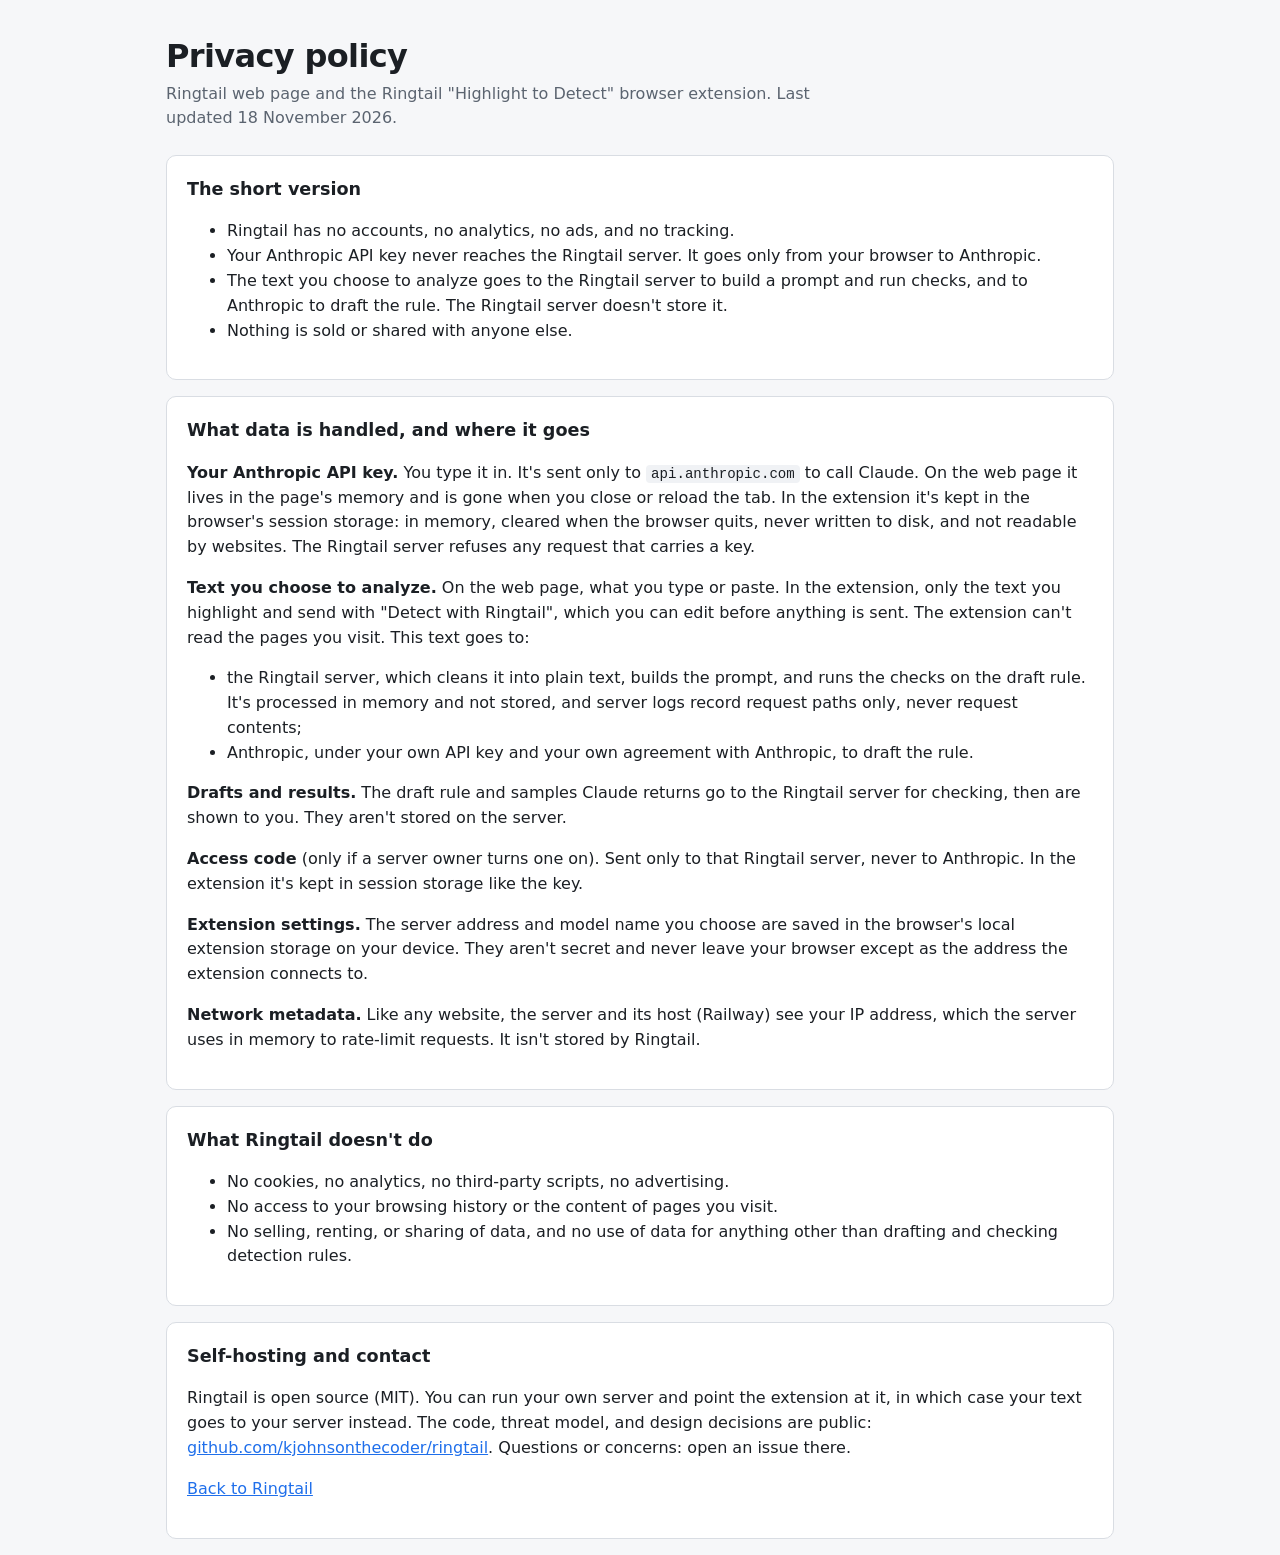
<file: web/privacy.html>
<!doctype html>
<html lang="en">
<head>
  <meta charset="utf-8">
  <meta name="viewport" content="width=device-width, initial-scale=1">
  <meta name="referrer" content="no-referrer">
  <title>Ringtail privacy policy</title>
  <link rel="stylesheet" href="style.css">
</head>
<body>
  <header class="site">
    <div class="wrap">
      <h1>Privacy policy</h1>
      <p class="sub">Ringtail web page and the Ringtail "Highlight to Detect" browser extension.
        Last updated 18 November 2026.</p>
    </div>
  </header>

  <main class="wrap">
    <section class="panel">
      <h2>The short version</h2>
      <ul>
        <li>Ringtail has no accounts, no analytics, no ads, and no tracking.</li>
        <li>Your Anthropic API key never reaches the Ringtail server. It goes only from your browser to
          Anthropic.</li>
        <li>The text you choose to analyze goes to the Ringtail server to build a prompt and run checks, and
          to Anthropic to draft the rule. The Ringtail server doesn't store it.</li>
        <li>Nothing is sold or shared with anyone else.</li>
      </ul>
    </section>

    <section class="panel">
      <h2>What data is handled, and where it goes</h2>
      <p><strong>Your Anthropic API key.</strong> You type it in. It's sent only to
        <code>api.anthropic.com</code> to call Claude. On the web page it lives in the page's memory and is
        gone when you close or reload the tab. In the extension it's kept in the browser's session storage:
        in memory, cleared when the browser quits, never written to disk, and not readable by websites. The
        Ringtail server refuses any request that carries a key.</p>
      <p><strong>Text you choose to analyze.</strong> On the web page, what you type or paste. In the
        extension, only the text you highlight and send with "Detect with Ringtail", which you can edit before
        anything is sent. The extension can't read the pages you visit. This text goes to:</p>
      <ul>
        <li>the Ringtail server, which cleans it into plain text, builds the prompt, and runs the checks on
          the draft rule. It's processed in memory and not stored, and server logs record request paths
          only, never request contents;</li>
        <li>Anthropic, under your own API key and your own agreement with Anthropic, to draft the rule.</li>
      </ul>
      <p><strong>Drafts and results.</strong> The draft rule and samples Claude returns go to the Ringtail
        server for checking, then are shown to you. They aren't stored on the server.</p>
      <p><strong>Access code</strong> (only if a server owner turns one on). Sent only to that Ringtail
        server, never to Anthropic. In the extension it's kept in session storage like the key.</p>
      <p><strong>Extension settings.</strong> The server address and model name you choose are saved in the
        browser's local extension storage on your device. They aren't secret and never leave your browser
        except as the address the extension connects to.</p>
      <p><strong>Network metadata.</strong> Like any website, the server and its host (Railway) see your IP
        address, which the server uses in memory to rate-limit requests. It isn't stored by Ringtail.</p>
    </section>

    <section class="panel">
      <h2>What Ringtail doesn't do</h2>
      <ul>
        <li>No cookies, no analytics, no third-party scripts, no advertising.</li>
        <li>No access to your browsing history or the content of pages you visit.</li>
        <li>No selling, renting, or sharing of data, and no use of data for anything other than drafting
          and checking detection rules.</li>
      </ul>
    </section>

    <section class="panel">
      <h2>Self-hosting and contact</h2>
      <p>Ringtail is open source (MIT). You can run your own server and point the extension at it, in which
        case your text goes to your server instead. The code, threat model, and design decisions are public:
        <a href="https://github.com/kjohnsonthecoder/ringtail" rel="noopener noreferrer" target="_blank">github.com/kjohnsonthecoder/ringtail</a>.
        Questions or concerns: open an issue there.</p>
      <p><a href="./">Back to Ringtail</a></p>
    </section>
  </main>
</body>
</html>
</file>
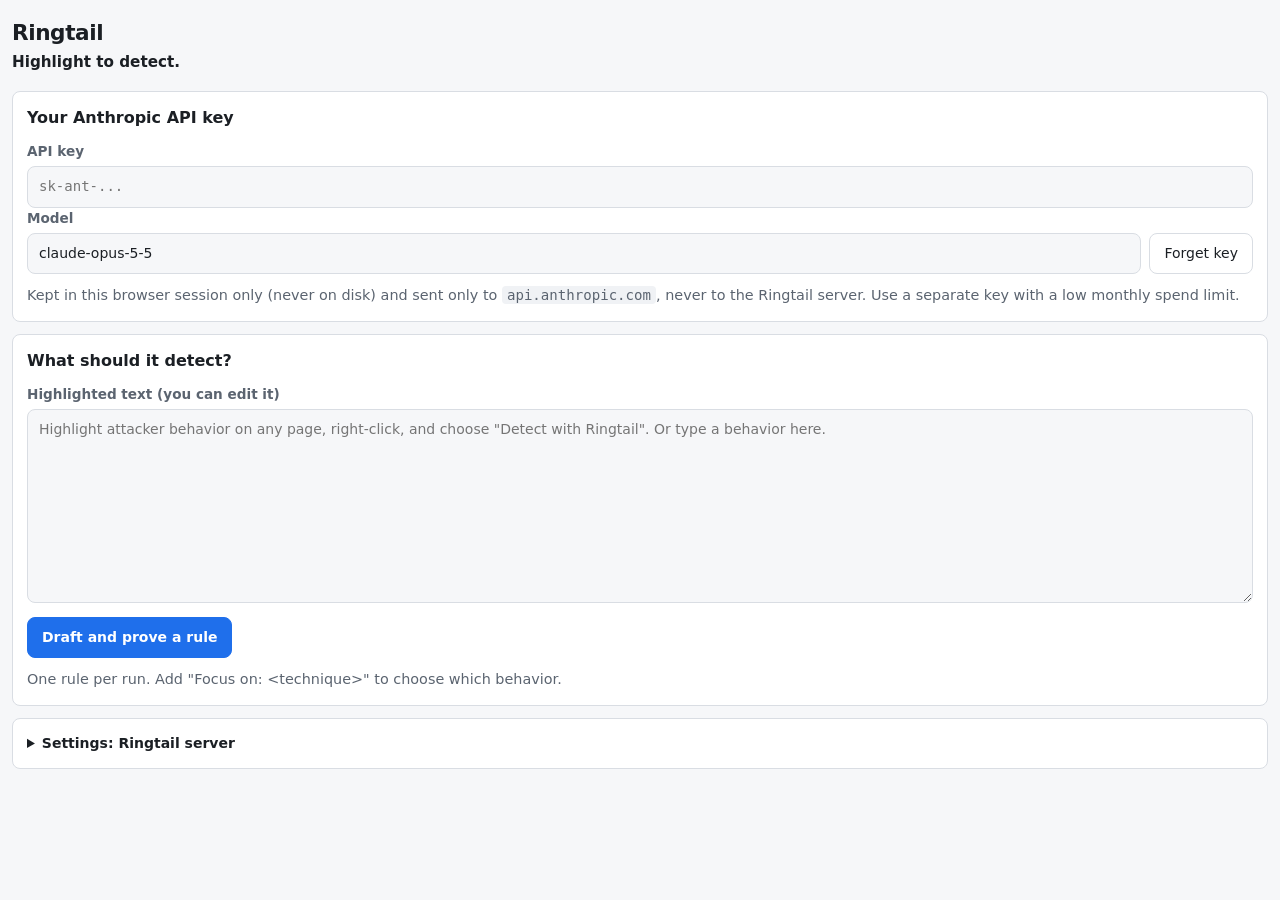
<file: extension/sidepanel/sidepanel.html>
<!doctype html>
<html lang="en">
<head>
  <meta charset="utf-8">
  <meta name="viewport" content="width=device-width, initial-scale=1">
  <title>Ringtail</title>
  <link rel="stylesheet" href="../lib/style.css">
  <link rel="stylesheet" href="sidepanel.css">
  <script type="module" src="sidepanel.js"></script>
</head>
<body>
  <header class="site">
    <h1>Ringtail</h1>
    <p class="tagline">Highlight to detect.</p>
  </header>

  <main>
    <section class="panel" aria-labelledby="key-h">
      <h2 id="key-h">Your Anthropic API key</h2>
      <label class="field">
        <span class="label">API key</span>
        <input id="key" type="password" autocomplete="off" spellcheck="false" placeholder="sk-ant-..." aria-describedby="key-note key-problem">
      </label>
      <div class="row">
        <label class="field grow">
          <span class="label">Model</span>
          <input id="model" type="text" autocomplete="off" spellcheck="false" value="claude-opus-5-5">
        </label>
        <button id="forget" type="button" class="secondary">Forget key</button>
      </div>
      <div id="access-row" class="access" hidden>
        <label class="field">
          <span class="label">Access code for this Ringtail server</span>
          <input id="access" type="password" autocomplete="off" spellcheck="false">
        </label>
      </div>
      <p id="key-problem" class="problem" role="alert" hidden></p>
      <p id="key-note" class="note">Kept in this browser session only (never on disk) and sent only to
        <code>api.anthropic.com</code>, never to the Ringtail server. Use a separate key with a low
        monthly spend limit.</p>
    </section>

    <section class="panel" aria-labelledby="input-h">
      <h2 id="input-h">What should it detect?</h2>
      <label class="field">
        <span class="label">Highlighted text (you can edit it)</span>
        <textarea id="input" rows="8" spellcheck="true" placeholder="Highlight attacker behavior on any page, right-click, and choose &quot;Detect with Ringtail&quot;. Or type a behavior here."></textarea>
      </label>
      <p id="selection-note" class="note" hidden>New selection received. Nothing has been sent yet.</p>
      <div class="row actions">
        <button id="run" type="button" class="primary">Draft and prove a rule</button>
        <button id="stop" type="button" class="secondary" hidden>Stop</button>
      </div>
      <p class="note">One rule per run. Add "Focus on: &lt;technique&gt;" to choose which behavior.</p>
    </section>

    <section id="progress-panel" class="panel" aria-labelledby="progress-h" hidden>
      <h2 id="progress-h">Progress</h2>
      <ol id="log" class="log" aria-live="polite"></ol>
      <p id="usage" class="note"></p>
    </section>

    <section id="result-panel" class="panel" aria-labelledby="result-h" hidden>
      <div class="result-head">
        <h2 id="result-h">Proven rule</h2>
        <span class="badge pass">PASS</span>
      </div>
      <p id="summary" class="summary"></p>
      <div class="tabs" role="tablist" aria-label="Rule outputs">
        <button type="button" role="tab" id="tab-rule" aria-controls="pane-rule" aria-selected="true">Rule</button>
        <button type="button" role="tab" id="tab-siem" aria-controls="pane-siem" aria-selected="false" tabindex="-1">SIEM</button>
        <button type="button" role="tab" id="tab-card" aria-controls="pane-card" aria-selected="false" tabindex="-1">Card</button>
        <button type="button" role="tab" id="tab-tp" aria-controls="pane-tp" aria-selected="false" tabindex="-1">Fires</button>
        <button type="button" role="tab" id="tab-fp" aria-controls="pane-fp" aria-selected="false" tabindex="-1">Quiet</button>
      </div>
      <div id="pane-rule" role="tabpanel" aria-labelledby="tab-rule" class="pane"><pre id="out-rule"></pre></div>
      <div id="pane-siem" role="tabpanel" aria-labelledby="tab-siem" class="pane" hidden><div id="out-siem"></div></div>
      <div id="pane-card" role="tabpanel" aria-labelledby="tab-card" class="pane" hidden><pre id="out-card"></pre></div>
      <div id="pane-tp" role="tabpanel" aria-labelledby="tab-tp" class="pane" hidden><pre id="out-tp"></pre></div>
      <div id="pane-fp" role="tabpanel" aria-labelledby="tab-fp" class="pane" hidden><pre id="out-fp"></pre></div>
      <div class="row downloads">
        <span class="label">Download:</span>
        <button type="button" class="secondary small" data-download="rule">rule</button>
        <button type="button" class="secondary small" data-download="tp">true_positive</button>
        <button type="button" class="secondary small" data-download="fp">false_positive</button>
        <button type="button" class="secondary small" data-download="notes">card notes</button>
        <button type="button" class="secondary small" data-download="card">card</button>
      </div>
      <p class="note">An AI draft that passed Ringtail's checks, not a reviewed rule. Read it before using it.</p>
    </section>

    <details class="panel settings">
      <summary>Settings: Ringtail server</summary>
      <label class="field">
        <span class="label">Server URL</span>
        <input id="backend" type="url" autocomplete="off" spellcheck="false">
      </label>
      <div class="row actions">
        <button id="save-backend" type="button" class="secondary">Save</button>
        <button id="reset-backend" type="button" class="secondary">Use default</button>
      </div>
      <p id="backend-status" class="note" role="status"></p>
      <p class="note">The server builds prompts and runs the checks; it never receives your key.
        A self-hosted server asks for permission to reach that one address.</p>
      <p class="note"><a href="https://web-production-34d65045.up.railway.app/privacy.html" target="_blank" rel="noopener noreferrer">Privacy policy</a> ·
        <a href="https://github.com/kjohnsonthecoder/ringtail" target="_blank" rel="noopener noreferrer">Source code</a></p>
    </details>
  </main>
</body>
</html>
</file>
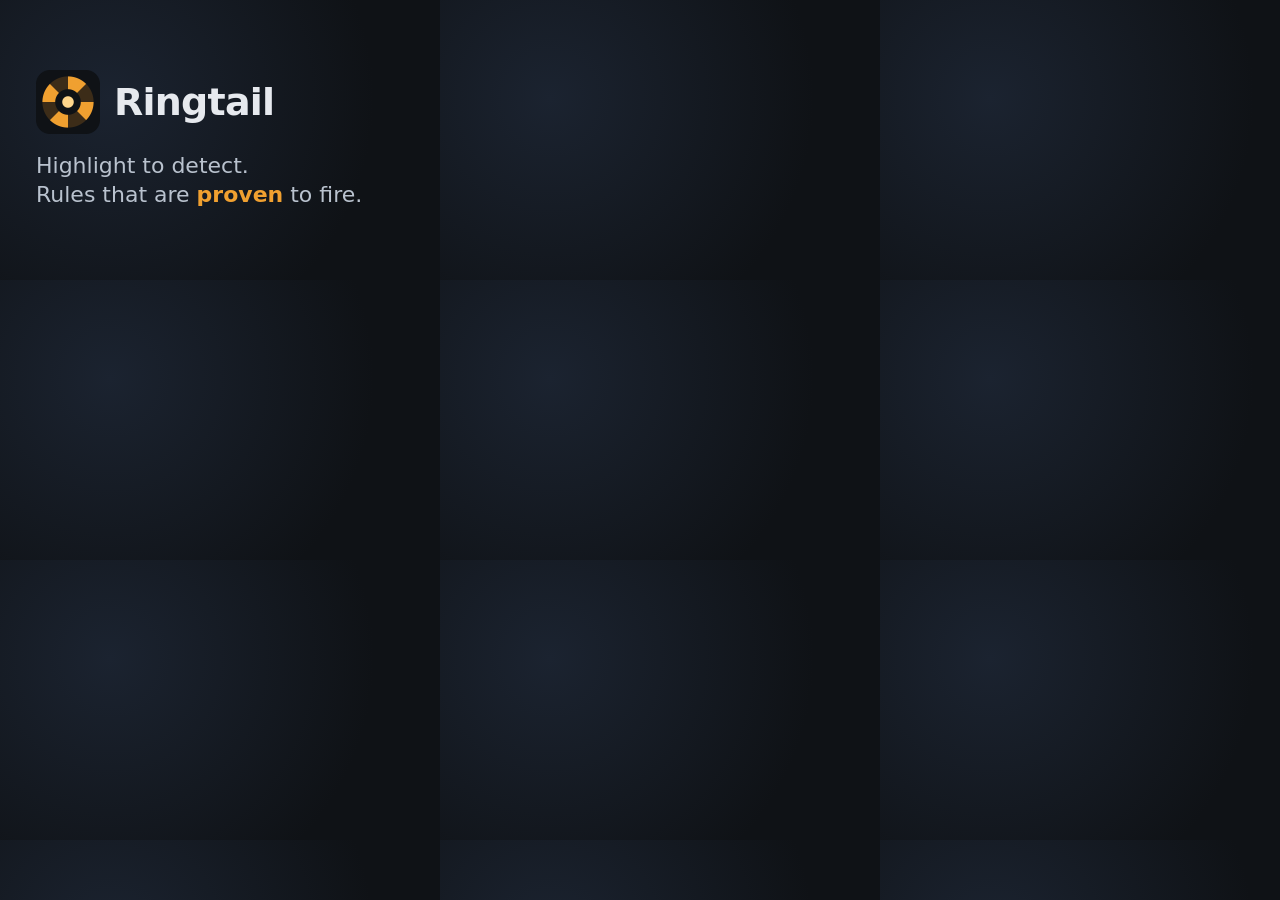
<file: docs/store/src/promo-small.html>
<!doctype html>
<html lang="en">
<head>
<meta charset="utf-8">
<style>
  html, body { margin: 0; width: 440px; height: 280px; overflow: hidden; }
  body {
    background: radial-gradient(circle at 25% 35%, #1b2330 0%, #0f1216 70%);
    color: #e6e9ee; font-family: "Segoe UI", system-ui, sans-serif;
    display: flex; flex-direction: column; justify-content: center; padding: 0 36px; box-sizing: border-box;
  }
  .brand { display: flex; align-items: center; gap: 14px; }
  .brand img { width: 64px; height: 64px; }
  .brand span { font-size: 38px; font-weight: 700; letter-spacing: -0.02em; }
  p { margin: 18px 0 0; font-size: 22px; line-height: 1.3; color: #b9c2ce; }
  p em { font-style: normal; color: #f0a030; font-weight: 600; }
</style>
</head>
<body>
  <div class="brand"><img src="../../../extension/icons/icon-128.png" alt=""><span>Ringtail</span></div>
  <p>Highlight to detect.<br>Rules that are <em>proven</em> to fire.</p>
</body>
</html>
</file>
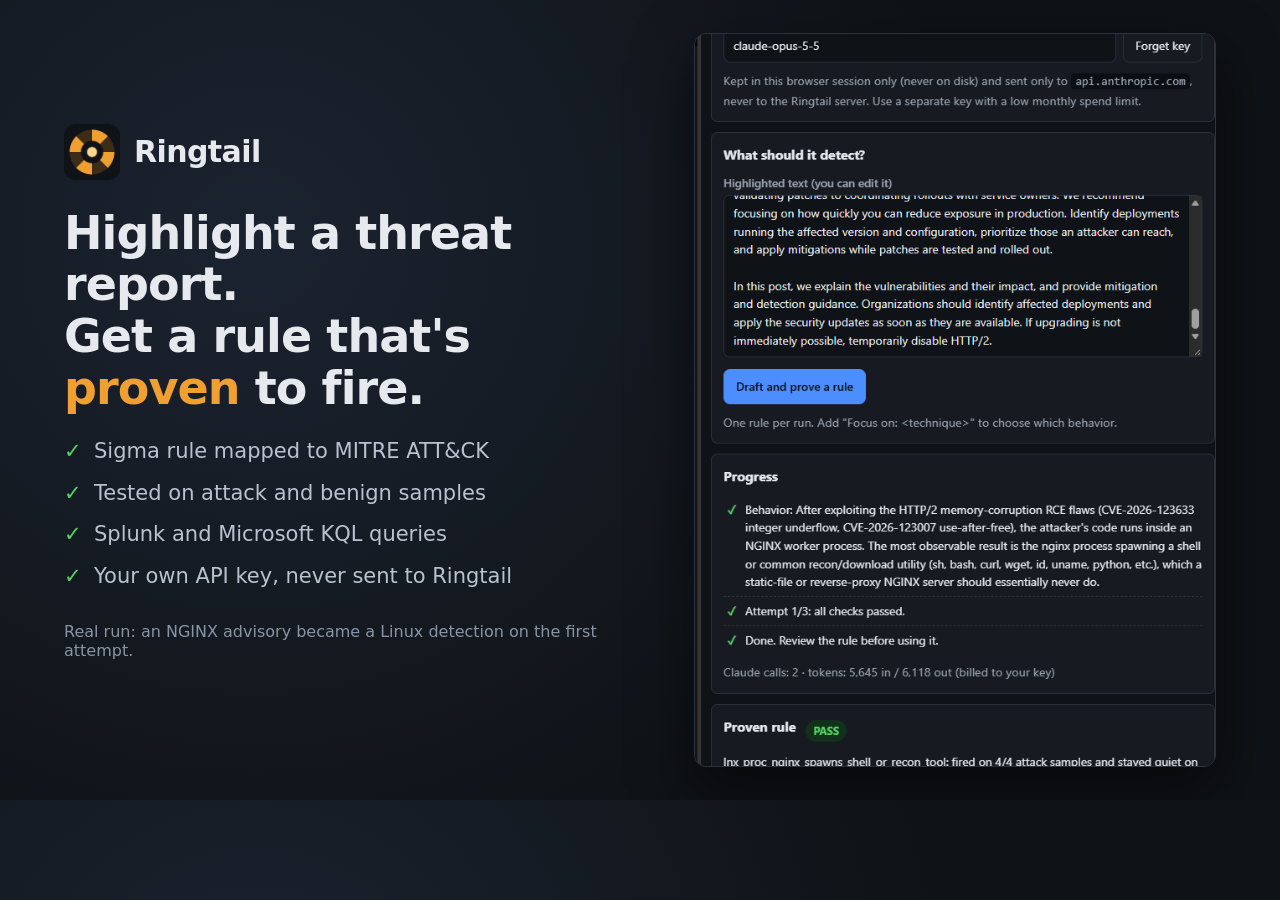
<file: docs/store/src/screenshot-1.html>
<!doctype html>
<html lang="en">
<head>
<meta charset="utf-8">
<style>
  html, body { margin: 0; width: 1280px; height: 800px; overflow: hidden; }
  body {
    background: radial-gradient(circle at 20% 30%, #1b2330 0%, #0f1216 60%);
    color: #e6e9ee; font-family: "Segoe UI", system-ui, sans-serif;
    display: flex; align-items: center; gap: 56px; padding: 0 64px; box-sizing: border-box;
  }
  .copy { flex: 1; }
  .brand { display: flex; align-items: center; gap: 14px; margin-bottom: 28px; }
  .brand img { width: 56px; height: 56px; }
  .brand span { font-size: 30px; font-weight: 700; letter-spacing: -0.02em; }
  h1 { font-size: 46px; line-height: 1.12; margin: 0 0 22px; letter-spacing: -0.02em; }
  h1 em { font-style: normal; color: #f0a030; }
  ul { list-style: none; padding: 0; margin: 0; font-size: 21px; line-height: 1.5; color: #b9c2ce; }
  li { margin: 10px 0; padding-left: 30px; position: relative; }
  li::before { content: "\2713"; position: absolute; left: 0; color: #56d364; font-weight: 700; }
  .shot { width: 520px; height: 732px; border-radius: 12px; overflow: hidden; border: 1px solid #2c333c;
          box-shadow: 0 24px 60px rgba(0,0,0,.55); flex: none; }
  .shot img { width: 520px; display: block; }
  .foot { margin-top: 30px; font-size: 16px; color: #8a94a3; }
</style>
</head>
<body>
  <div class="copy">
    <div class="brand"><img src="../../../extension/icons/icon-128.png" alt=""><span>Ringtail</span></div>
    <h1>Highlight a threat report.<br>Get a rule that's <em>proven</em> to fire.</h1>
    <ul>
      <li>Sigma rule mapped to MITRE ATT&amp;CK</li>
      <li>Tested on attack and benign samples</li>
      <li>Splunk and Microsoft KQL queries</li>
      <li>Your own API key, never sent to Ringtail</li>
    </ul>
    <p class="foot">Real run: an NGINX advisory became a Linux detection on the first attempt.</p>
  </div>
  <div class="shot"><img src="../../images/extension-run-nginx.png" alt="Ringtail side panel after a run"></div>
</body>
</html>
</file>
<file: web/style.css>
:root {
  --bg: #f6f7f9;
  --panel: #ffffff;
  --text: #1b1f24;
  --muted: #5b6470;
  --border: #d9dde3;
  --accent: #1f6feb;
  --accent-text: #ffffff;
  --code-bg: #f0f2f5;
  --pass: #1a7f37;
  --pass-bg: #dafbe1;
  --fail: #b42318;
  --fail-bg: #fee4e2;
  --warn: #9a6700;
  --focus: #1f6feb;
  color-scheme: light;
}

@media (prefers-color-scheme: dark) {
  :root {
    --bg: #0f1216;
    --panel: #171b21;
    --text: #e6e9ee;
    --muted: #9aa4b1;
    --border: #2c333c;
    --accent: #4c8dff;
    --accent-text: #0b0d10;
    --code-bg: #0b0e12;
    --pass: #56d364;
    --pass-bg: #12301a;
    --fail: #ff7b72;
    --fail-bg: #3a1513;
    --warn: #e3b341;
    --focus: #79a9ff;
    color-scheme: dark;
  }
}

* { box-sizing: border-box; }

html { -webkit-text-size-adjust: 100%; }

body {
  margin: 0;
  background: var(--bg);
  color: var(--text);
  font: 16px/1.55 system-ui, -apple-system, "Segoe UI", Roboto, sans-serif;
}

.wrap { max-width: 980px; margin: 0 auto; padding: 0 16px; }

header.site { padding: 32px 0 8px; }
header.site h1 { margin: 0; font-size: 2rem; letter-spacing: -0.02em; }
.tagline { margin: 4px 0 8px; font-size: 1.15rem; font-weight: 600; }
.sub { margin: 0; color: var(--muted); max-width: 70ch; }

footer.site { color: var(--muted); font-size: 0.9rem; padding-top: 8px; padding-bottom: 40px; }

a { color: var(--accent); }

.panel {
  background: var(--panel);
  border: 1px solid var(--border);
  border-radius: 10px;
  padding: 20px;
  margin: 16px 0;
}
.panel h2 { margin: 0 0 12px; font-size: 1.1rem; }

.row { display: flex; flex-wrap: wrap; gap: 10px; align-items: flex-end; }
.grow { flex: 1 1 280px; }

.field { display: flex; flex-direction: column; gap: 4px; min-width: 0; }
.label { font-size: 0.85rem; color: var(--muted); font-weight: 600; }

input, textarea {
  font: inherit;
  color: var(--text);
  background: var(--bg);
  border: 1px solid var(--border);
  border-radius: 8px;
  padding: 9px 11px;
  width: 100%;
}
textarea { resize: vertical; min-height: 8rem; }
#model { width: 14rem; max-width: 100%; }
#key { font-family: ui-monospace, SFMono-Regular, Consolas, monospace; }

button {
  font: inherit;
  border-radius: 8px;
  padding: 9px 14px;
  cursor: pointer;
  border: 1px solid var(--border);
  background: var(--panel);
  color: var(--text);
}
button.primary { background: var(--accent); border-color: var(--accent); color: var(--accent-text); font-weight: 600; }
button:disabled { opacity: 0.55; cursor: not-allowed; }
button.chip { padding: 4px 10px; border-radius: 999px; font-size: 0.9rem; }

:focus-visible { outline: 2px solid var(--focus); outline-offset: 2px; }

.examples { margin-top: 10px; align-items: center; }
.access { margin-top: 12px; }

.coverage-scroll { overflow-x: auto; margin-top: 12px; border-radius: 10px; }
.coverage-scroll img { display: block; max-width: none; height: auto; }

.query { margin-bottom: 16px; }
.query-head { display: flex; align-items: center; justify-content: space-between; gap: 10px; }
.query .note { margin: 4px 0 8px; }
.query pre { white-space: pre-wrap; word-break: break-word; }
button.small { padding: 4px 10px; font-size: 0.85rem; }

.hint { margin-top: 10px; font-size: 0.9rem; color: var(--muted); }
.hint summary { cursor: pointer; color: var(--accent); font-weight: 600; width: fit-content; }
.hint ul { margin: 8px 0 0; padding-left: 20px; }
.hint li { margin: 4px 0; }
.hint p { margin: 8px 0 0; }
.hint strong { color: var(--text); }
.actions { margin-top: 14px; align-items: center; }
.downloads { margin-top: 12px; align-items: center; }

.note { color: var(--muted); font-size: 0.9rem; margin: 10px 0 0; }
.problem { color: var(--fail); font-weight: 600; margin: 10px 0 0; }

code, pre { font-family: ui-monospace, SFMono-Regular, Consolas, monospace; font-size: 0.88rem; }
code { background: var(--code-bg); padding: 1px 5px; border-radius: 4px; }
pre {
  background: var(--code-bg);
  border: 1px solid var(--border);
  border-radius: 8px;
  padding: 14px;
  margin: 0;
  overflow-x: auto;
  white-space: pre;
  max-height: 32rem;
}

.log { list-style: none; margin: 0; padding: 0; }
.log li { padding: 6px 0 6px 26px; position: relative; border-bottom: 1px dashed var(--border); }
.log li:last-child { border-bottom: 0; }
.log li::before { position: absolute; left: 0; top: 6px; width: 20px; text-align: center; }
.log li.step::before { content: "\2192"; color: var(--muted); }
.log li.ok::before { content: "\2713"; color: var(--pass); font-weight: 700; }
.log li.bad::before { content: "\2717"; color: var(--fail); font-weight: 700; }
.log li.busy::before { content: "\25CC"; color: var(--accent); }
.log ul { margin: 6px 0 0; padding-left: 18px; color: var(--muted); font-size: 0.9rem; }
.log ul li { padding: 2px 0; border: 0; }
.log ul li::before { content: none; }

.result-head { display: flex; align-items: center; gap: 12px; margin-bottom: 4px; }
.result-head h2 { margin: 0; }
.badge { font-weight: 700; font-size: 0.8rem; padding: 3px 9px; border-radius: 999px; }
.badge.pass { color: var(--pass); background: var(--pass-bg); }
.summary { margin: 8px 0 14px; }

.tabs { display: flex; flex-wrap: wrap; gap: 4px; border-bottom: 1px solid var(--border); margin-bottom: 12px; }
.tabs button { border: 0; border-bottom: 2px solid transparent; border-radius: 0; background: none; padding: 8px 12px; color: var(--muted); }
.tabs button[aria-selected="true"] { color: var(--text); border-bottom-color: var(--accent); font-weight: 600; }

@media (max-width: 560px) {
  header.site h1 { font-size: 1.6rem; }
  .panel { padding: 16px; }
  #model { width: 100%; }
  .row > .field, .row > button.primary { flex: 1 1 100%; }
}
</file>
<file: extension/lib/style.css>
:root {
  --bg: #f6f7f9;
  --panel: #ffffff;
  --text: #1b1f24;
  --muted: #5b6470;
  --border: #d9dde3;
  --accent: #1f6feb;
  --accent-text: #ffffff;
  --code-bg: #f0f2f5;
  --pass: #1a7f37;
  --pass-bg: #dafbe1;
  --fail: #b42318;
  --fail-bg: #fee4e2;
  --warn: #9a6700;
  --focus: #1f6feb;
  color-scheme: light;
}

@media (prefers-color-scheme: dark) {
  :root {
    --bg: #0f1216;
    --panel: #171b21;
    --text: #e6e9ee;
    --muted: #9aa4b1;
    --border: #2c333c;
    --accent: #4c8dff;
    --accent-text: #0b0d10;
    --code-bg: #0b0e12;
    --pass: #56d364;
    --pass-bg: #12301a;
    --fail: #ff7b72;
    --fail-bg: #3a1513;
    --warn: #e3b341;
    --focus: #79a9ff;
    color-scheme: dark;
  }
}

* { box-sizing: border-box; }

html { -webkit-text-size-adjust: 100%; }

body {
  margin: 0;
  background: var(--bg);
  color: var(--text);
  font: 16px/1.55 system-ui, -apple-system, "Segoe UI", Roboto, sans-serif;
}

.wrap { max-width: 980px; margin: 0 auto; padding: 0 16px; }

header.site { padding: 32px 0 8px; }
header.site h1 { margin: 0; font-size: 2rem; letter-spacing: -0.02em; }
.tagline { margin: 4px 0 8px; font-size: 1.15rem; font-weight: 600; }
.sub { margin: 0; color: var(--muted); max-width: 70ch; }

footer.site { color: var(--muted); font-size: 0.9rem; padding-top: 8px; padding-bottom: 40px; }

a { color: var(--accent); }

.panel {
  background: var(--panel);
  border: 1px solid var(--border);
  border-radius: 10px;
  padding: 20px;
  margin: 16px 0;
}
.panel h2 { margin: 0 0 12px; font-size: 1.1rem; }

.row { display: flex; flex-wrap: wrap; gap: 10px; align-items: flex-end; }
.grow { flex: 1 1 280px; }

.field { display: flex; flex-direction: column; gap: 4px; min-width: 0; }
.label { font-size: 0.85rem; color: var(--muted); font-weight: 600; }

input, textarea {
  font: inherit;
  color: var(--text);
  background: var(--bg);
  border: 1px solid var(--border);
  border-radius: 8px;
  padding: 9px 11px;
  width: 100%;
}
textarea { resize: vertical; min-height: 8rem; }
#model { width: 14rem; max-width: 100%; }
#key { font-family: ui-monospace, SFMono-Regular, Consolas, monospace; }

button {
  font: inherit;
  border-radius: 8px;
  padding: 9px 14px;
  cursor: pointer;
  border: 1px solid var(--border);
  background: var(--panel);
  color: var(--text);
}
button.primary { background: var(--accent); border-color: var(--accent); color: var(--accent-text); font-weight: 600; }
button:disabled { opacity: 0.55; cursor: not-allowed; }
button.chip { padding: 4px 10px; border-radius: 999px; font-size: 0.9rem; }

:focus-visible { outline: 2px solid var(--focus); outline-offset: 2px; }

.examples { margin-top: 10px; align-items: center; }
.access { margin-top: 12px; }

.coverage-scroll { overflow-x: auto; margin-top: 12px; border-radius: 10px; }
.coverage-scroll img { display: block; max-width: none; height: auto; }

.query { margin-bottom: 16px; }
.query-head { display: flex; align-items: center; justify-content: space-between; gap: 10px; }
.query .note { margin: 4px 0 8px; }
.query pre { white-space: pre-wrap; word-break: break-word; }
button.small { padding: 4px 10px; font-size: 0.85rem; }

.hint { margin-top: 10px; font-size: 0.9rem; color: var(--muted); }
.hint summary { cursor: pointer; color: var(--accent); font-weight: 600; width: fit-content; }
.hint ul { margin: 8px 0 0; padding-left: 20px; }
.hint li { margin: 4px 0; }
.hint p { margin: 8px 0 0; }
.hint strong { color: var(--text); }
.actions { margin-top: 14px; align-items: center; }
.downloads { margin-top: 12px; align-items: center; }

.note { color: var(--muted); font-size: 0.9rem; margin: 10px 0 0; }
.problem { color: var(--fail); font-weight: 600; margin: 10px 0 0; }

code, pre { font-family: ui-monospace, SFMono-Regular, Consolas, monospace; font-size: 0.88rem; }
code { background: var(--code-bg); padding: 1px 5px; border-radius: 4px; }
pre {
  background: var(--code-bg);
  border: 1px solid var(--border);
  border-radius: 8px;
  padding: 14px;
  margin: 0;
  overflow-x: auto;
  white-space: pre;
  max-height: 32rem;
}

.log { list-style: none; margin: 0; padding: 0; }
.log li { padding: 6px 0 6px 26px; position: relative; border-bottom: 1px dashed var(--border); }
.log li:last-child { border-bottom: 0; }
.log li::before { position: absolute; left: 0; top: 6px; width: 20px; text-align: center; }
.log li.step::before { content: "\2192"; color: var(--muted); }
.log li.ok::before { content: "\2713"; color: var(--pass); font-weight: 700; }
.log li.bad::before { content: "\2717"; color: var(--fail); font-weight: 700; }
.log li.busy::before { content: "\25CC"; color: var(--accent); }
.log ul { margin: 6px 0 0; padding-left: 18px; color: var(--muted); font-size: 0.9rem; }
.log ul li { padding: 2px 0; border: 0; }
.log ul li::before { content: none; }

.result-head { display: flex; align-items: center; gap: 12px; margin-bottom: 4px; }
.result-head h2 { margin: 0; }
.badge { font-weight: 700; font-size: 0.8rem; padding: 3px 9px; border-radius: 999px; }
.badge.pass { color: var(--pass); background: var(--pass-bg); }
.summary { margin: 8px 0 14px; }

.tabs { display: flex; flex-wrap: wrap; gap: 4px; border-bottom: 1px solid var(--border); margin-bottom: 12px; }
.tabs button { border: 0; border-bottom: 2px solid transparent; border-radius: 0; background: none; padding: 8px 12px; color: var(--muted); }
.tabs button[aria-selected="true"] { color: var(--text); border-bottom-color: var(--accent); font-weight: 600; }

@media (max-width: 560px) {
  header.site h1 { font-size: 1.6rem; }
  .panel { padding: 16px; }
  #model { width: 100%; }
  .row > .field, .row > button.primary { flex: 1 1 100%; }
}
</file>
<file: extension/sidepanel/sidepanel.css>
/* Side-panel overrides on top of the shared lib/style.css: a narrow, dense layout. */

body { font-size: 14px; }
main { padding: 0 12px 24px; }
header.site { padding: 16px 12px 4px; }
header.site h1 { font-size: 1.35rem; }
.tagline { font-size: 0.95rem; margin: 2px 0 0; }

.panel { padding: 14px; margin: 12px 0; border-radius: 8px; }
.panel h2 { font-size: 1rem; margin-bottom: 10px; }
.row { gap: 8px; }
#model { width: 100%; }
textarea { min-height: 9rem; }

pre { max-height: 22rem; font-size: 0.8rem; white-space: pre-wrap; word-break: break-word; }
.tabs button { padding: 6px 8px; font-size: 0.85rem; }
.downloads { gap: 6px; }

.settings summary { cursor: pointer; font-weight: 600; }
.settings[open] summary { margin-bottom: 10px; }
</file>
